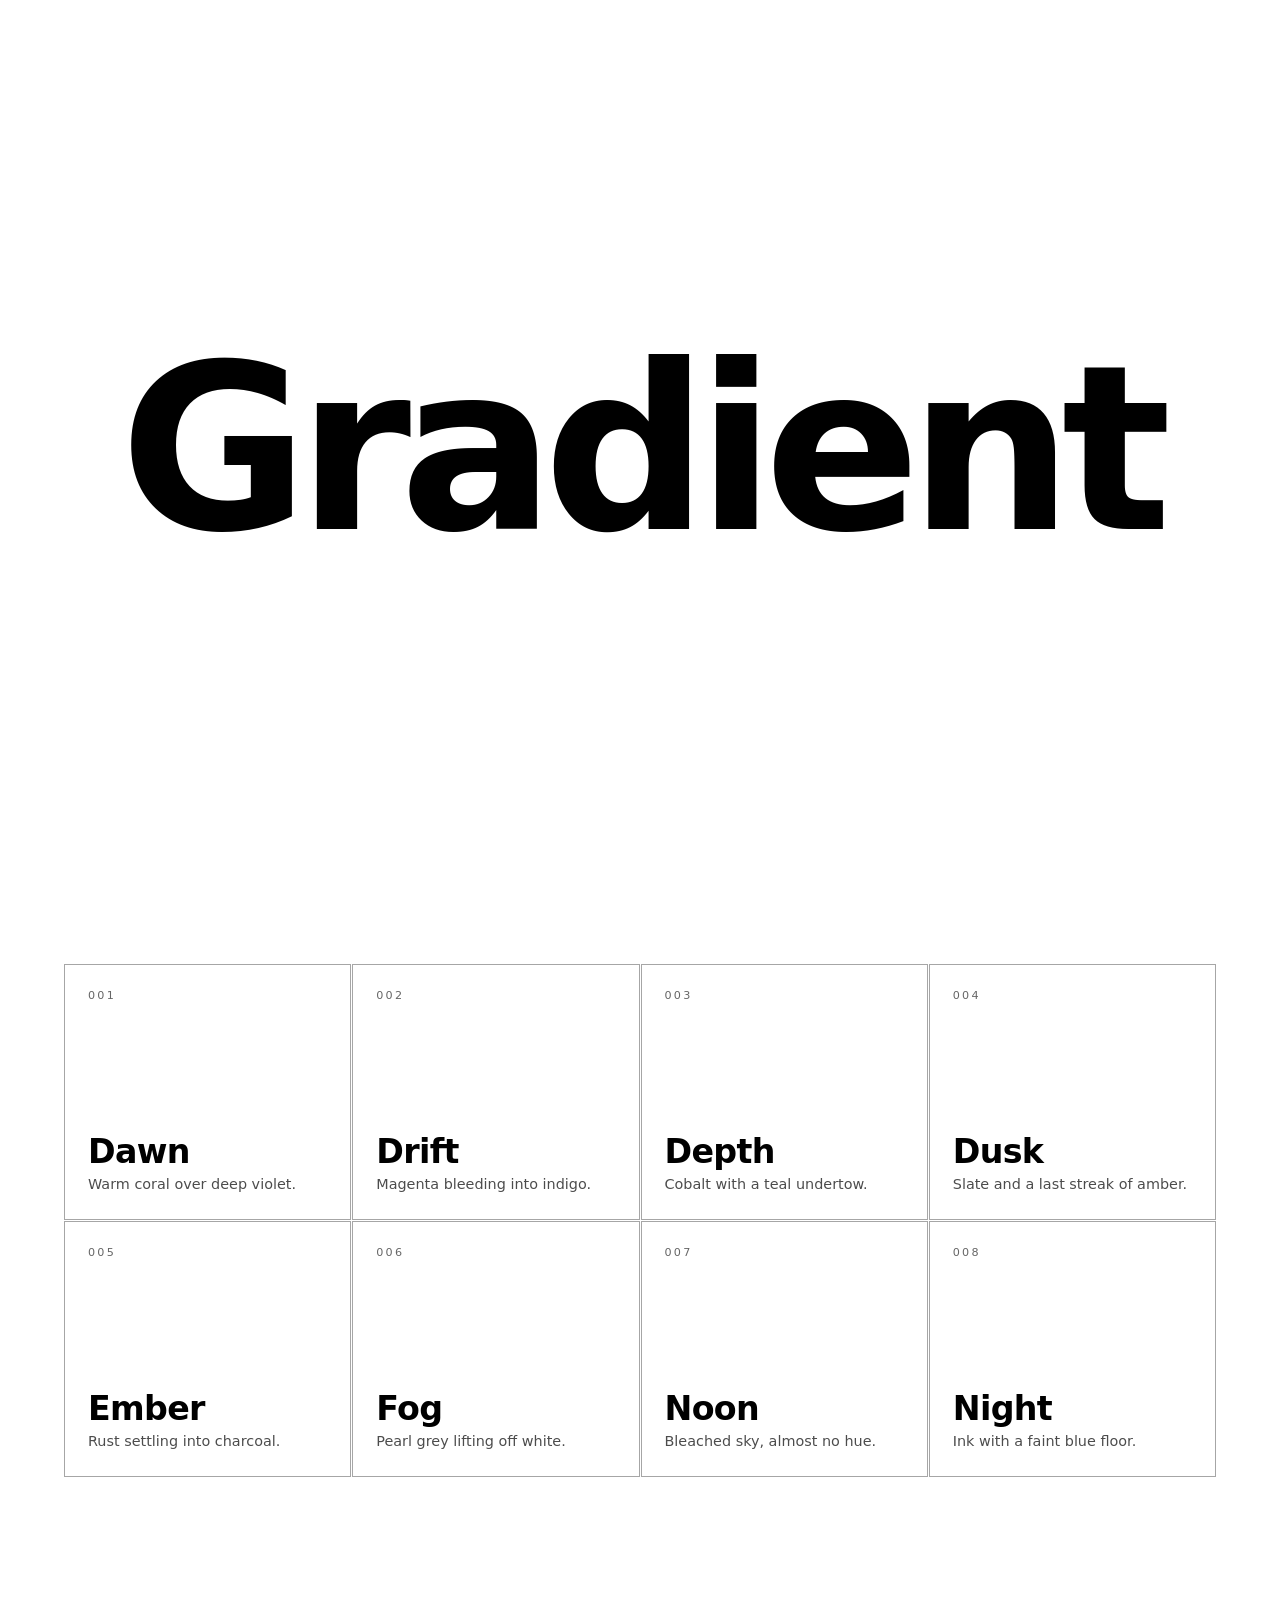
<file: index.html>
<!DOCTYPE html>
<html lang="en">
<head>
<meta charset="utf-8">
<meta name="viewport" content="width=device-width, initial-scale=1">
<title>Gradient Scroll</title>
<link rel="stylesheet" href="styles.css">
</head>
<body>

<div class="backdrop" aria-hidden="true"></div>

<header class="hero">
  <h1>Gradient</h1>
</header>

<main class="catalog" aria-label="Catalog">
  <article class="item">
    <span class="no">001</span>
    <h2>Dawn</h2>
    <p>Warm coral over deep violet.</p>
  </article>
  <article class="item">
    <span class="no">002</span>
    <h2>Drift</h2>
    <p>Magenta bleeding into indigo.</p>
  </article>
  <article class="item">
    <span class="no">003</span>
    <h2>Depth</h2>
    <p>Cobalt with a teal undertow.</p>
  </article>
  <article class="item">
    <span class="no">004</span>
    <h2>Dusk</h2>
    <p>Slate and a last streak of amber.</p>
  </article>
  <article class="item">
    <span class="no">005</span>
    <h2>Ember</h2>
    <p>Rust settling into charcoal.</p>
  </article>
  <article class="item">
    <span class="no">006</span>
    <h2>Fog</h2>
    <p>Pearl grey lifting off white.</p>
  </article>
  <article class="item">
    <span class="no">007</span>
    <h2>Noon</h2>
    <p>Bleached sky, almost no hue.</p>
  </article>
  <article class="item">
    <span class="no">008</span>
    <h2>Night</h2>
    <p>Ink with a faint blue floor.</p>
  </article>
</main>

</body>
</html>
</file>
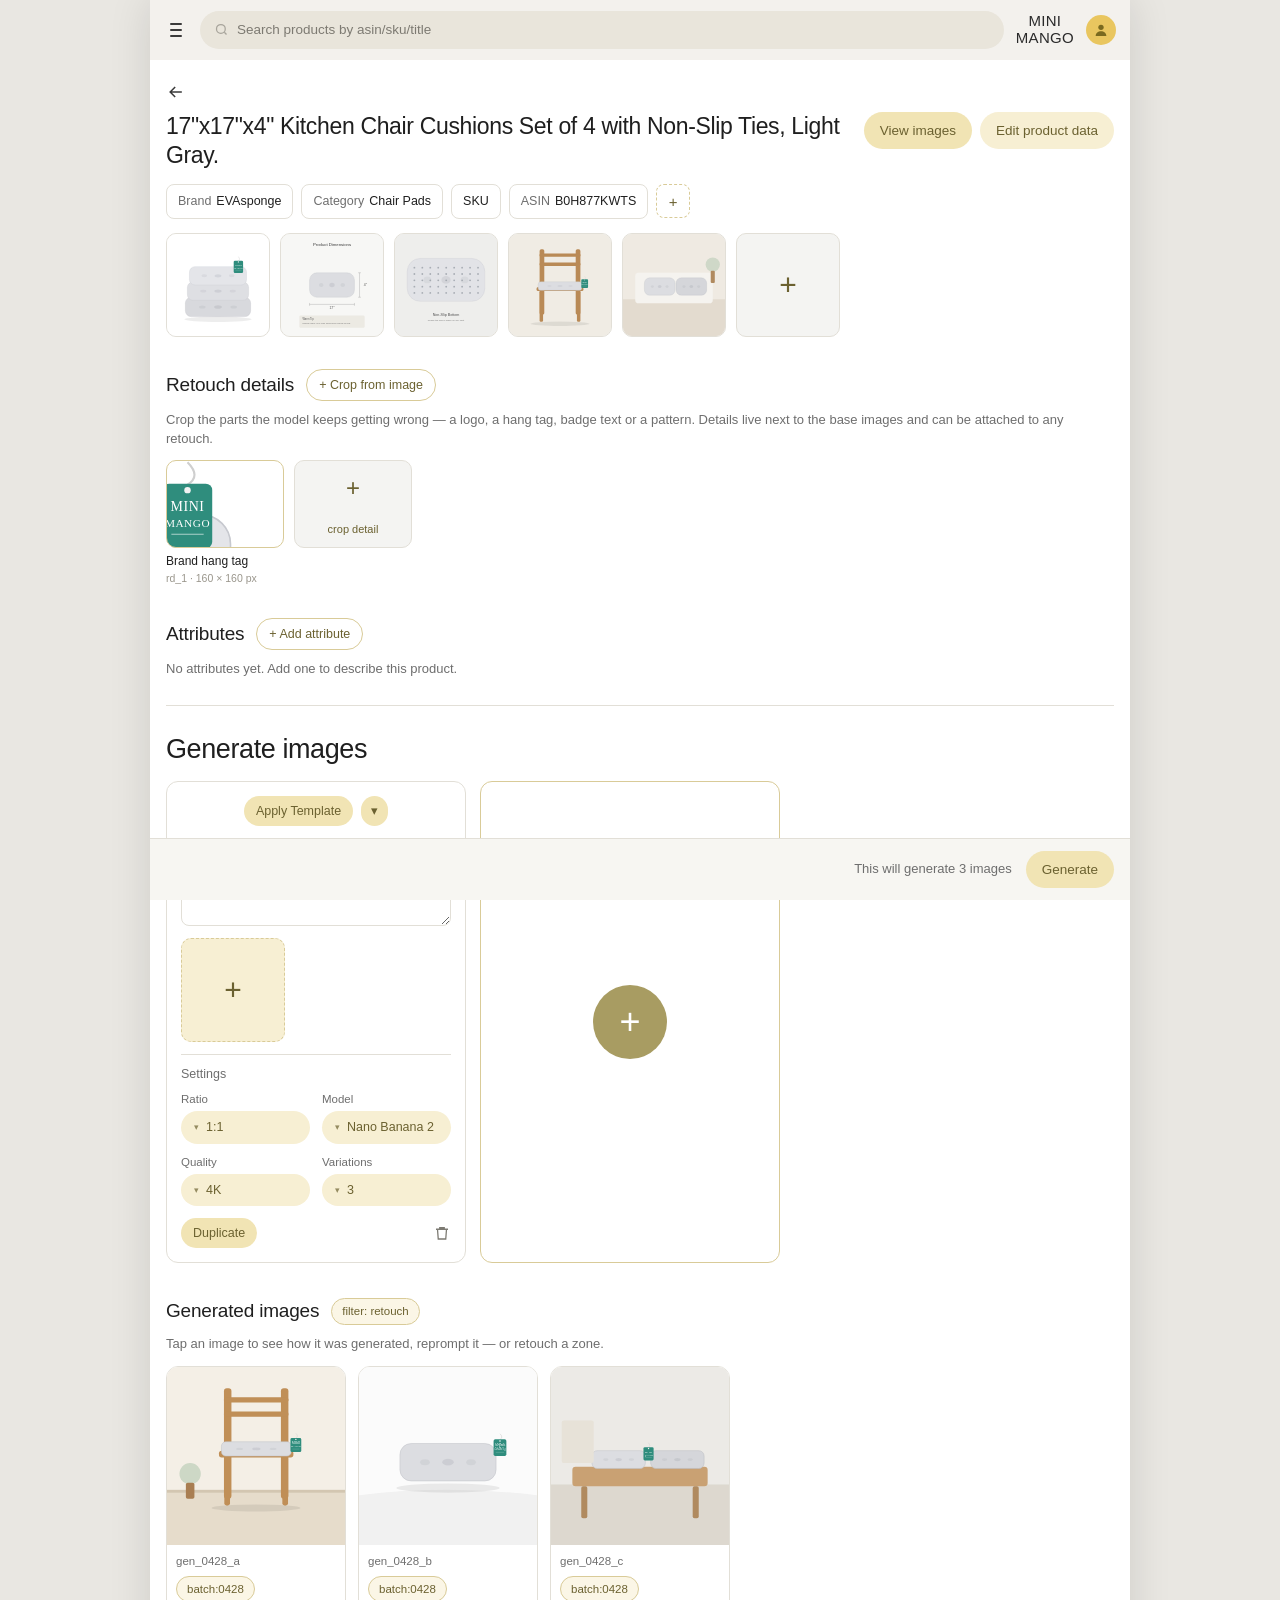
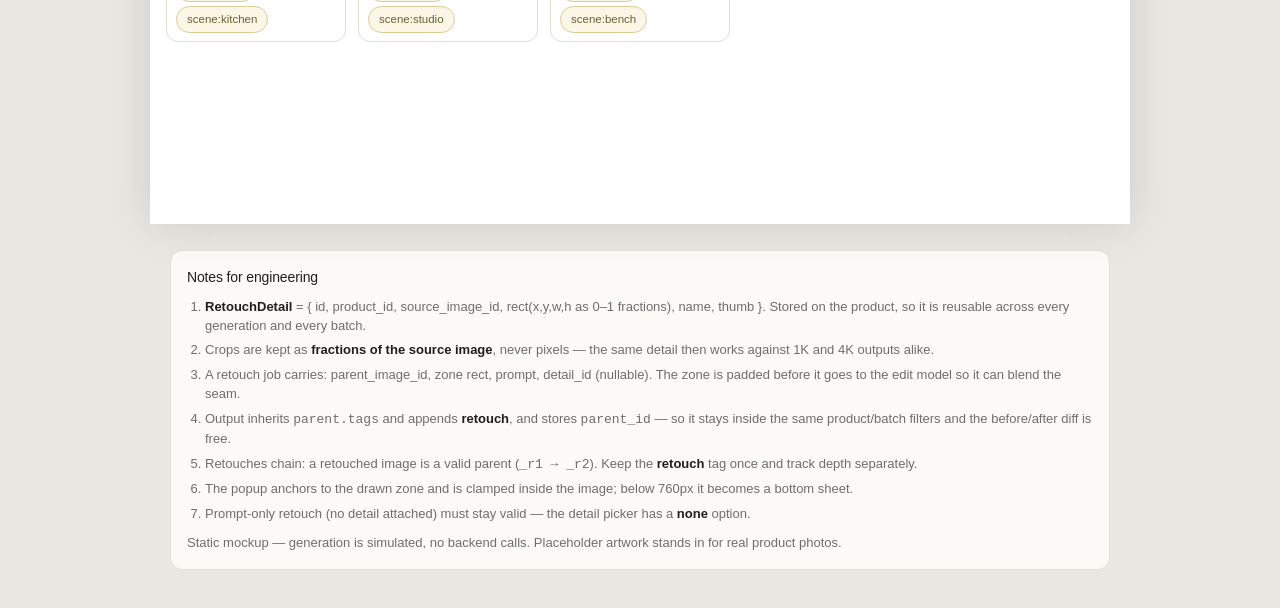
<file: mockups/retoucher-flow.html>
<!doctype html>
<html lang="en">
<head>
<meta charset="utf-8">
<meta name="viewport" content="width=device-width, initial-scale=1">
<title>MiniMango Studio — Retoucher flow mockup</title>
<style>
  :root{
    --bg:#ffffff;
    --appbar:#f3f1ed;
    --field:#e9e5db;
    --cream:#f1e4b4;        /* primary pill fill */
    --cream-soft:#f7efd3;   /* secondary fill */
    --cream-faint:#fbf6e6;
    --khaki:#a89c62;        /* circular add button */
    --olive:#6b6130;        /* text on cream */
    --olive-line:#d9cb98;   /* dashed borders */
    --line:#e2dfd7;
    --ink:#1f1f1f;
    --muted:#6e6e6e;
    --faint:#9a968c;
    --teal:#2f8d7d;
    --radius:12px;
    --font:-apple-system,BlinkMacSystemFont,"Segoe UI",Roboto,Helvetica,Arial,sans-serif;
  }
  *{box-sizing:border-box}
  html,body{margin:0;padding:0}
  body{background:#e9e7e2;color:var(--ink);font-family:var(--font);font-size:15px;line-height:1.45;-webkit-font-smoothing:antialiased}
  button{font:inherit;color:inherit;cursor:pointer;border:none;background:none}
  h1,h2,h3,h4{margin:0;font-weight:400;letter-spacing:-.01em}

  /* device / app shell */
  .app{max-width:520px;margin:0 auto;background:var(--bg);min-height:100vh;position:relative;box-shadow:0 0 40px rgba(0,0,0,.12)}
  @media(min-width:1100px){.app{max-width:980px}}

  /* ---------- app bar ---------- */
  .appbar{position:sticky;top:0;z-index:50;background:var(--appbar);display:flex;align-items:center;gap:12px;padding:11px 14px}
  .burger{width:24px;height:24px;display:grid;gap:4px;align-content:center;flex:none}
  .burger i{display:block;height:2px;background:#3a3a3a;border-radius:2px}
  .search{flex:1;min-width:0;display:flex;align-items:center;gap:8px;background:var(--field);border-radius:999px;padding:9px 14px;color:#7d7a72;font-size:13.5px}
  .search svg{flex:none;opacity:.6}
  .brand{text-align:center;font-size:15px;line-height:1.1;letter-spacing:.02em;color:#2a2a2a;flex:none}
  .avatar{width:30px;height:30px;border-radius:50%;background:#e9c65f;flex:none;display:grid;place-items:center}
  @media(max-width:560px){.brand{font-size:14px}}

  /* ---------- generic bits ---------- */
  .page{padding:16px 16px 120px}
  .backrow{display:flex;align-items:center;gap:10px;color:#3a3a3a;padding:6px 0 10px}
  .title{font-size:23px;line-height:1.28;letter-spacing:-.015em}
  .titlerow{display:flex;gap:12px;align-items:flex-start;flex-wrap:wrap}
  .titlerow .title{flex:1;min-width:220px}

  .pill{display:inline-flex;align-items:center;gap:6px;background:var(--cream);color:var(--olive);border-radius:999px;padding:9px 16px;font-size:13.5px;white-space:nowrap;transition:.15s}
  .pill:hover{filter:brightness(.97)}
  .pill.soft{background:var(--cream-soft)}
  .pill.outline{background:transparent;border:1px solid var(--olive-line)}
  .pill.sm{padding:6px 12px;font-size:12.5px}
  .pill:disabled{opacity:.5;cursor:default}
  .pill.dark{background:var(--khaki);color:#fff}

  .chips{display:flex;flex-wrap:wrap;gap:8px;margin:14px 0}
  .chip{border:1px solid var(--line);border-radius:8px;padding:7px 11px;font-size:12.5px;color:var(--ink);background:#fff;white-space:nowrap}
  .chip b{font-weight:400;color:var(--muted);margin-right:5px}
  .chip.tag{border-radius:999px;background:var(--cream-faint);border-color:var(--olive-line);color:var(--olive);font-size:11.5px;padding:4px 10px}
  .chip.tag.retouch{background:var(--cream);border-color:#c9b877;font-weight:600;color:#5a5122}
  .chip.tag.isnew{animation:pop .45s ease}
  @keyframes pop{from{transform:scale(.7);opacity:0}}
  .plus-chip{width:34px;height:34px;border:1px dashed var(--olive-line);border-radius:8px;display:grid;place-items:center;color:var(--olive);background:#fff}

  .strip{display:flex;gap:10px;overflow-x:auto;padding-bottom:6px;scrollbar-width:thin}
  .strip img,.strip .tile{width:104px;height:104px;flex:none;border-radius:10px;object-fit:cover;background:#f4f4f2;border:1px solid var(--line)}
  .tile{display:grid;place-items:center;background:var(--cream-soft);border:1.5px dashed var(--olive-line);color:var(--olive);font-size:30px;font-weight:300;cursor:pointer}
  .tile:hover{background:var(--cream)}
  .strip img{cursor:pointer;transition:.15s}
  .strip img:hover{border-color:var(--olive-line)}

  .sec{margin-top:26px}
  .sechead{display:flex;align-items:center;gap:12px;flex-wrap:wrap;margin-bottom:10px}
  .sechead h3{font-size:19px}
  .note{color:var(--muted);font-size:13px;margin:0 0 12px}
  hr{border:none;border-top:1px solid var(--line);margin:26px 0}

  /* ---------- retouch detail cards ---------- */
  .detail{width:118px;flex:none;cursor:default}
  .detail .crop-thumb{width:118px;height:88px;border-radius:10px;border:1px solid var(--olive-line);background-repeat:no-repeat;background-color:#fff;position:relative}
  .detail .dname{font-size:12px;margin-top:5px;white-space:nowrap;overflow:hidden;text-overflow:ellipsis;color:var(--ink)}
  .detail .dsub{font-size:10.5px;color:var(--faint)}
  .detail .del{position:absolute;top:4px;right:4px;width:20px;height:20px;border-radius:50%;background:rgba(255,255,255,.92);border:1px solid var(--line);display:grid;place-items:center;font-size:11px;color:var(--muted);opacity:0;transition:.15s}
  .detail:hover .del{opacity:1}
  .detail .crop-thumb.tall{height:88px}
  .tile.detail-tile{width:118px;height:88px;border-radius:10px;font-size:24px;flex-direction:column}
  .tile.detail-tile small{font-size:11px;font-weight:400}

  /* ---------- generation cards ---------- */
  .gencards{display:flex;gap:14px;overflow-x:auto;padding-bottom:8px;align-items:stretch}
  .gencard{width:300px;flex:none;border:1px solid var(--line);border-radius:var(--radius);padding:14px;background:#fff;display:flex;flex-direction:column;gap:12px}
  .gencard .toprow{display:flex;gap:8px;justify-content:center}
  textarea{width:100%;min-height:88px;resize:vertical;border:1px solid var(--line);border-radius:8px;padding:10px 11px;font:inherit;font-size:14px;color:var(--ink);background:#fff}
  textarea::placeholder{color:#a5a29a}
  textarea:focus{outline:none;border-color:var(--olive-line)}
  .settings{border-top:1px solid var(--line);padding-top:10px}
  .settings .lab{font-size:12.5px;color:var(--muted);margin-bottom:8px}
  .grid2{display:grid;grid-template-columns:1fr 1fr;gap:10px 12px}
  .fieldlab{font-size:11.5px;color:var(--muted);margin-bottom:4px}
  .sel{display:flex;align-items:center;gap:7px;background:var(--cream-soft);border-radius:999px;padding:7px 13px;font-size:12.5px;color:var(--olive);width:100%}
  .sel .car{font-size:9px;opacity:.7}
  .addcard{width:300px;flex:none;border:1px solid var(--olive-line);border-radius:var(--radius);display:grid;place-items:center;min-height:320px;background:#fff}
  .addcard .circ{width:74px;height:74px;border-radius:50%;background:var(--khaki);color:#fff;font-size:36px;font-weight:300;display:grid;place-items:center}

  /* ---------- generated results grid ---------- */
  .results{display:grid;grid-template-columns:repeat(auto-fill,minmax(150px,1fr));gap:12px}
  .rcard{border:1px solid var(--line);border-radius:var(--radius);overflow:hidden;background:#fff;cursor:pointer;transition:.15s}
  .rcard:hover{border-color:var(--olive-line);transform:translateY(-1px)}
  .rcard img{display:block;width:100%;aspect-ratio:1/1;object-fit:cover;background:#faf9f7}
  .rcard .rm{padding:8px 9px;display:flex;flex-wrap:wrap;gap:4px}
  .rcard .rid{width:100%;font-size:11.5px;color:var(--muted);margin-bottom:2px}
  .rcard.fresh{border-color:#c9b877;box-shadow:0 0 0 3px rgba(241,228,180,.55)}

  /* ---------- bottom bar ---------- */
  .bottombar{position:sticky;bottom:0;background:#f7f6f2;border-top:1px solid var(--line);display:flex;align-items:center;justify-content:flex-end;gap:14px;padding:12px 16px;font-size:13px;color:var(--muted);z-index:40}

  /* ---------- modal / detail view ---------- */
  .scrim{position:fixed;inset:0;background:rgba(60,58,52,.55);z-index:60;display:none;overflow:auto;padding:22px 12px}
  .scrim.on{display:block}
  .sheet{max-width:960px;margin:0 auto;background:#fff;border-radius:18px;overflow:hidden;min-height:70vh}
  .sheethead{background:#f7f6f2;border-bottom:1px solid var(--line);padding:14px 18px;display:flex;align-items:center;gap:10px;position:sticky;top:0;z-index:5}
  .sheetbody{display:grid;grid-template-columns:300px 1fr;gap:24px;padding:20px}
  @media(max-width:760px){.sheetbody{grid-template-columns:1fr;padding:14px}}

  .imgpane{background:var(--cream);border-radius:14px;padding:0;overflow:hidden;position:relative;align-self:start}
  .stage{position:relative;overflow:hidden;touch-action:none;user-select:none;background:#fff}
  .stage img{display:block;width:100%;aspect-ratio:1/1;object-fit:cover;pointer-events:none}
  .stage.arm{cursor:crosshair}
  .stage.arm::after{content:"";position:absolute;inset:0;box-shadow:inset 0 0 0 2px var(--khaki);pointer-events:none;animation:blink 1.8s ease-in-out infinite}
  @keyframes blink{50%{box-shadow:inset 0 0 0 2px rgba(168,156,98,.3)}}
  .crop{position:absolute;border:1.5px solid #fff;box-shadow:0 0 0 9999px rgba(40,38,32,.5);display:none}
  .crop.on{display:block}
  .crop i{position:absolute;width:9px;height:9px;background:#fff;border-radius:2px;box-shadow:0 0 0 1px rgba(0,0,0,.15)}
  .crop i:nth-of-type(1){left:-5px;top:-5px}.crop i:nth-of-type(2){right:-5px;top:-5px}
  .crop i:nth-of-type(3){left:-5px;bottom:-5px}.crop i:nth-of-type(4){right:-5px;bottom:-5px}
  .crop .dims{position:absolute;left:0;bottom:-24px;font-size:10.5px;color:#fff;background:rgba(40,38,32,.75);padding:2px 7px;border-radius:5px;white-space:nowrap}
  .stagetip{position:absolute;left:50%;bottom:12px;transform:translateX(-50%);background:rgba(40,38,32,.8);color:#fff;font-size:11.5px;padding:5px 11px;border-radius:999px;pointer-events:none;white-space:nowrap}
  .imgpane .cap{padding:9px 12px;font-size:11.5px;color:var(--olive);display:flex;align-items:center;gap:8px}

  .meta h4{font-size:14px;color:var(--muted);margin-bottom:12px}
  .meta .lbl{font-size:14px;margin-top:14px}
  .meta .val{font-size:14px;color:#2b2b2b;margin-top:4px}
  .meta .subtle{color:var(--muted);font-size:12.5px}
  .metarow{display:flex;gap:14px;flex-wrap:wrap;margin-top:12px}
  .metarow .fieldlab{margin-bottom:5px}

  /* retouch popover */
  .pop{position:absolute;z-index:20;width:272px;background:#fff;border:1px solid var(--line);border-radius:14px;box-shadow:0 16px 40px rgba(0,0,0,.22);display:none;overflow:hidden}
  .pop.on{display:block;animation:pop .16s ease}
  .pop .ph{padding:10px 13px;border-bottom:1px solid var(--line);background:var(--cream-faint);display:flex;align-items:center;gap:8px}
  .pop .ph h4{font-size:13.5px;color:var(--olive)}
  .pop .ph .d{margin-left:auto;font-size:10.5px;color:var(--faint)}
  .pop .pb{padding:12px;display:flex;flex-direction:column;gap:11px}
  .pop textarea{min-height:62px;font-size:13px}
  .picker{display:flex;gap:8px;overflow-x:auto;padding-bottom:3px}
  .pick{flex:none;width:74px;text-align:center;cursor:pointer}
  .pick .crop-thumb{width:74px;height:56px;border-radius:8px;border:1px solid var(--line);background-repeat:no-repeat;background-color:#fff;transition:.15s}
  .pick .none{width:74px;height:56px;border-radius:8px;border:1px dashed var(--olive-line);display:grid;place-items:center;color:var(--faint);font-size:11px}
  .pick span{display:block;font-size:10px;color:var(--faint);margin-top:4px;white-space:nowrap;overflow:hidden;text-overflow:ellipsis}
  .pick[data-sel="1"] .crop-thumb,.pick[data-sel="1"] .none{border-color:var(--khaki);box-shadow:0 0 0 2px rgba(168,156,98,.28)}
  .pick[data-sel="1"] span{color:var(--olive)}
  .pop .pf{display:flex;gap:8px;padding:11px 12px;border-top:1px solid var(--line);background:#fbfaf7}
  .pop .pf .pill{flex:1;justify-content:center}

  /* on narrow screens the popup becomes a bottom sheet so it never covers the zone */
  @media(max-width:760px){
    .pop{position:fixed;left:0 !important;right:0;top:auto !important;bottom:0;width:100%;
         border-radius:16px 16px 0 0;box-shadow:0 -10px 40px rgba(0,0,0,.25);z-index:70}
    .pop.on{animation:sheetup .2s ease}
    .pop .picker{padding-bottom:2px}
  }
  @keyframes sheetup{from{transform:translateY(30px);opacity:0}}

  .loading{position:absolute;inset:0;background:rgba(255,255,255,.86);display:none;place-items:center;align-content:center;gap:10px;z-index:15}
  .loading.on{display:grid}
  .spin{width:26px;height:26px;border:2.5px solid var(--cream);border-top-color:var(--khaki);border-radius:50%;animation:sp .8s linear infinite}
  @keyframes sp{to{transform:rotate(360deg)}}
  .loading span{font-size:12.5px;color:var(--olive)}

  .ba{display:grid;grid-template-columns:1fr 1fr;gap:12px;margin-top:12px}
  .ba figure{margin:0}
  .ba figcaption{font-size:11.5px;color:var(--muted);margin-bottom:6px;display:flex;gap:6px;align-items:center}
  .ba .fr{position:relative;border:1px solid var(--line);border-radius:10px;overflow:hidden}
  .ba img{display:block;width:100%;aspect-ratio:1/1;object-fit:cover}
  .zonebox{position:absolute;border:1.5px dashed #d8a13a;border-radius:3px;box-shadow:0 0 0 9999px rgba(255,255,255,.35)}

  .hidden{display:none !important}
  .spec{margin:26px 16px 40px;max-width:940px;border:1px solid var(--line);border-radius:var(--radius);background:#fbfaf7;padding:16px}
  .spec h4{font-size:14px;margin-bottom:10px}
  .spec ol{margin:0;padding-left:18px;color:var(--muted);font-size:13px}
  .spec li{margin-bottom:6px}
  .spec b{color:var(--ink);font-weight:600}
  @media(min-width:1100px){.spec{margin-left:auto;margin-right:auto}}
</style>
</head>
<body>

<div class="app">

  <!-- ================= APP BAR ================= -->
  <div class="appbar">
    <button class="burger" aria-label="Menu"><i></i><i></i><i></i></button>
    <div class="search">
      <svg width="15" height="15" viewBox="0 0 24 24" fill="none" stroke="currentColor" stroke-width="2"><circle cx="11" cy="11" r="7"/><path d="M20 20l-3.5-3.5"/></svg>
      Search products by asin/sku/title
    </div>
    <div class="brand">MINI<br>MANGO</div>
    <div class="avatar"><svg width="16" height="16" viewBox="0 0 24 24" fill="#7a6a1f"><circle cx="12" cy="8" r="4"/><path d="M4 21c0-4.4 3.6-7 8-7s8 2.6 8 7z"/></svg></div>
  </div>

  <!-- ================= PRODUCT PAGE ================= -->
  <div class="page" id="product">
    <div class="backrow">
      <svg width="20" height="20" viewBox="0 0 24 24" fill="none" stroke="currentColor" stroke-width="1.8"><path d="M19 12H5M11 6l-6 6 6 6"/></svg>
    </div>

    <div class="titlerow">
      <h1 class="title">17"x17"x4" Kitchen Chair Cushions Set of 4 with Non-Slip Ties, Light Gray.</h1>
      <div style="display:flex;gap:8px">
        <button class="pill">View images</button>
        <button class="pill soft">Edit product data</button>
      </div>
    </div>

    <div class="chips">
      <span class="chip"><b>Brand</b>EVAsponge</span>
      <span class="chip"><b>Category</b>Chair Pads</span>
      <span class="chip">SKU</span>
      <span class="chip"><b>ASIN</b>B0H877KWTS</span>
      <span class="plus-chip">+</span>
    </div>

    <!-- base images -->
    <div class="strip" id="baseStrip"></div>

    <!-- ============ NEW: RETOUCH DETAILS ============ -->
    <div class="sec">
      <div class="sechead">
        <h3>Retouch details</h3>
        <button class="pill outline sm" id="openCrop">+ Crop from image</button>
      </div>
      <p class="note">Crop the parts the model keeps getting wrong — a logo, a hang tag, badge text or a pattern. Details live next to the base images and can be attached to any retouch.</p>
      <div class="strip" id="detailStrip"></div>
    </div>

    <div class="sec">
      <div class="sechead"><h3>Attributes</h3><button class="pill outline sm">+ Add attribute</button></div>
      <p class="note">No attributes yet. Add one to describe this product.</p>
    </div>

    <hr>

    <h2 class="title" style="font-size:27px;margin-bottom:14px">Generate images</h2>
    <div class="gencards">
      <div class="gencard">
        <div class="toprow">
          <button class="pill sm">Apply Template</button>
          <button class="pill sm" style="padding:6px 10px">▾</button>
        </div>
        <textarea placeholder="Your idea goes here">create a white studio image for this product</textarea>
        <div class="tile" style="width:104px;height:104px;border-radius:10px">+</div>
        <div class="settings">
          <div class="lab">Settings</div>
          <div class="grid2">
            <div><div class="fieldlab">Ratio</div><div class="sel"><span class="car">▾</span>1:1</div></div>
            <div><div class="fieldlab">Model</div><div class="sel"><span class="car">▾</span>Nano Banana 2</div></div>
            <div><div class="fieldlab">Quality</div><div class="sel"><span class="car">▾</span>4K</div></div>
            <div><div class="fieldlab">Variations</div><div class="sel"><span class="car">▾</span>3</div></div>
          </div>
        </div>
        <div style="display:flex;align-items:center;justify-content:space-between">
          <button class="pill sm">Duplicate</button>
          <svg width="18" height="18" viewBox="0 0 24 24" fill="none" stroke="#7c7a72" stroke-width="1.7"><path d="M4 7h16M9 7V5h6v2M6 7l1 13h10l1-13"/></svg>
        </div>
      </div>
      <div class="addcard"><div class="circ">+</div></div>
    </div>

    <!-- generated results -->
    <div class="sec">
      <div class="sechead">
        <h3>Generated images</h3>
        <span class="chip tag" id="filterTag" style="cursor:pointer">filter: retouch</span>
      </div>
      <p class="note">Tap an image to see how it was generated, reprompt it — or retouch a zone.</p>
      <div class="results" id="results"></div>
    </div>
  </div>

  <div class="bottombar">
    <span id="genCount">This will generate 3 images</span>
    <button class="pill">Generate</button>
  </div>
</div>

<!-- ================= IMAGE DETAIL SHEET ================= -->
<div class="scrim" id="detailSheet">
  <div class="sheet">
    <div class="sheethead">
      <button class="pill soft sm" id="sheetBack">← Back</button>
      <span class="subtle" style="color:var(--muted);font-size:12.5px" id="sheetId"></span>
    </div>
    <div class="sheetbody">

      <!-- left: image + crop stage -->
      <div>
        <div class="imgpane">
          <div class="stage" id="stage">
            <img id="stageImg" alt="Generated image">
            <div class="crop" id="crop"><i></i><i></i><i></i><i></i><div class="dims" id="cropDims"></div></div>
            <div class="stagetip hidden" id="stageTip">Drag over the area you want to retouch</div>
            <div class="loading" id="loading"><div class="spin"></div><span id="loadTxt">Generating retouch…</span></div>

            <!-- small retouch popup -->
            <div class="pop" id="pop">
              <div class="ph"><h4>Retouch this zone</h4><span class="d" id="popDims"></span></div>
              <div class="pb">
                <div>
                  <div class="fieldlab">Prompt</div>
                  <textarea id="popPrompt" placeholder="e.g. redraw the hang tag with the exact brand logo, keep the fabric texture and lighting"></textarea>
                </div>
                <div>
                  <div class="fieldlab">Retouch image</div>
                  <div class="picker" id="picker"></div>
                </div>
              </div>
              <div class="pf">
                <button class="pill soft sm" id="popCancel">Cancel</button>
                <button class="pill sm" id="popGo">Retouch</button>
              </div>
            </div>
          </div>
          <div class="cap" id="stageCap">Nano Banana 2 · 1K · 1:1</div>
        </div>
      </div>

      <!-- right: meta -->
      <div class="meta">
        <h4>How this image was generated</h4>
        <div class="lbl">Prompt</div>
        <div class="val" id="mPrompt">create a white studio image for this product</div>
        <div class="lbl">Setting used:</div>
        <div class="val">N/A <span class="subtle" style="margin-left:6px">Edit Template</span></div>
        <div class="metarow">
          <div><div class="fieldlab">Ratio</div><span class="chip tag">1:1</span></div>
          <div><div class="fieldlab">Quality</div><span class="chip tag">1K</span></div>
          <div><div class="fieldlab">Model</div><span class="chip tag">Nano Banana 2</span></div>
        </div>
        <div style="margin-top:14px"><div class="fieldlab">Tags</div><div class="chips" id="mTags" style="margin:6px 0 0"></div></div>

        <hr>

        <!-- ============ NEW: RETOUCH SECTION ============ -->
        <div id="retouchBlock">
          <div class="lbl" style="margin-top:0">Retouch this image</div>
          <p class="note" style="margin-top:6px">Fix one zone instead of regenerating the whole image. Crop the area, describe the fix, and attach a retouch detail so the model copies it exactly.</p>
          <div style="display:flex;gap:8px;flex-wrap:wrap">
            <button class="pill" id="btnRetouch">✦ Retouch a zone</button>
            <button class="pill soft sm" id="btnAutoZone">Select the hang tag</button>
          </div>
        </div>

        <!-- result block -->
        <div id="resultBlock" class="hidden">
          <div class="lbl" style="margin-top:0">Retouch result</div>
          <div class="ba">
            <figure>
              <figcaption>parent</figcaption>
              <div class="fr"><img id="beforeImg" alt="Before"><div class="zonebox" id="zoneBox"></div></div>
            </figure>
            <figure>
              <figcaption><span class="chip tag retouch">retouch</span></figcaption>
              <div class="fr"><img id="afterImg" alt="After"></div>
            </figure>
          </div>
          <div class="val subtle" style="margin-top:10px" id="resultLineage"></div>
          <div class="fieldlab" style="margin-top:12px">Tags on the new image</div>
          <div class="chips" id="resultTags" style="margin:6px 0 0"></div>
          <div style="display:flex;gap:8px;flex-wrap:wrap;margin-top:14px">
            <button class="pill" id="btnKeep">Add to product</button>
            <button class="pill soft" id="btnAgain">✦ Retouch again</button>
          </div>
        </div>

        <hr>

        <div class="lbl" style="margin-top:0">Reprompt this image</div>
        <div class="metarow" style="margin-top:10px">
          <div><div class="fieldlab">Model</div><div class="sel" style="width:auto">Nano Banana 2 <span class="car">▾</span></div></div>
          <div><div class="fieldlab">Quality</div><div class="sel" style="width:auto">1K <span class="car">▾</span></div></div>
        </div>
        <textarea style="margin-top:12px" placeholder="RePrompt"></textarea>
        <div style="display:flex;justify-content:flex-end;margin-top:10px"><button class="pill soft" disabled>Reprompt</button></div>
      </div>
    </div>
  </div>
</div>

<!-- ================= CROP-A-DETAIL SHEET ================= -->
<div class="scrim" id="cropSheet">
  <div class="sheet" style="max-width:720px">
    <div class="sheethead">
      <button class="pill soft sm" id="cropBack">← Back</button>
      <span style="color:var(--muted);font-size:12.5px">New retouch detail</span>
    </div>
    <div class="sheetbody" style="grid-template-columns:1fr">
      <div>
        <p class="note">Pick a base image, then drag a box around the element you want kept pixel-accurate.</p>
        <div class="strip" id="cropPicker" style="margin-bottom:14px"></div>
        <div class="imgpane" style="max-width:420px">
          <div class="stage arm" id="cstage">
            <img id="cstageImg" alt="Base image">
            <div class="crop" id="ccrop"><i></i><i></i><i></i><i></i><div class="dims" id="ccropDims"></div></div>
            <div class="stagetip" id="cstageTip">Drag to crop a detail</div>
          </div>
        </div>
        <div style="display:flex;gap:10px;align-items:center;margin-top:14px;flex-wrap:wrap">
          <div>
            <div class="fieldlab">Detail name</div>
            <input id="cropName" value="Brand hang tag" style="border:1px solid var(--line);border-radius:8px;padding:8px 11px;font:inherit;font-size:14px;width:220px">
          </div>
          <button class="pill" id="cropSave" style="align-self:flex-end" disabled>Save retouch detail</button>
          <button class="pill soft sm" id="cropSuggest" style="align-self:flex-end">Suggest the tag area</button>
        </div>
      </div>
    </div>
  </div>
</div>

<div class="spec">
  <h4>Notes for engineering</h4>
  <ol>
    <li><b>RetouchDetail</b> = { id, product_id, source_image_id, rect(x,y,w,h as 0–1 fractions), name, thumb }. Stored on the product, so it is reusable across every generation and every batch.</li>
    <li>Crops are kept as <b>fractions of the source image</b>, never pixels — the same detail then works against 1K and 4K outputs alike.</li>
    <li>A retouch job carries: parent_image_id, zone rect, prompt, detail_id (nullable). The zone is padded before it goes to the edit model so it can blend the seam.</li>
    <li>Output inherits <code>parent.tags</code> and appends <b>retouch</b>, and stores <code>parent_id</code> — so it stays inside the same product/batch filters and the before/after diff is free.</li>
    <li>Retouches chain: a retouched image is a valid parent (<code>_r1 → _r2</code>). Keep the <b>retouch</b> tag once and track depth separately.</li>
    <li>The popup anchors to the drawn zone and is clamped inside the image; below 760px it becomes a bottom sheet.</li>
    <li>Prompt-only retouch (no detail attached) must stay valid — the detail picker has a <b>none</b> option.</li>
  </ol>
  <p class="note" style="margin:10px 0 0">Static mockup — generation is simulated, no backend calls. Placeholder artwork stands in for real product photos.</p>
</div>

<script>
/* ============================================================
   Placeholder artwork — grey chair cushions with a branded
   hang tag. The tag is what the generator mangles, and what
   the Retoucher fixes.
=============================================================*/
function art({scene='stack', garbled=false}={}){
  const warp = garbled ? ' filter="url(#warp)"' : '';
  const tagText = garbled ? 'MIMI' : 'MINI';
  const tagText2 = garbled ? 'MANGD' : 'MANGO';

  const cushion = (x,y,w,h,f1,f2) => `
    <g>
      <rect x="${x}" y="${y}" width="${w}" height="${h}" rx="${h*0.30}" fill="${f1}"/>
      <rect x="${x}" y="${y}" width="${w}" height="${h}" rx="${h*0.30}" fill="none" stroke="${f2}" stroke-width="3"/>
      <ellipse cx="${x+w*0.5}" cy="${y+h*0.5}" rx="${w*0.06}" ry="${h*0.09}" fill="${f2}" opacity=".55"/>
      <ellipse cx="${x+w*0.26}" cy="${y+h*0.5}" rx="${w*0.05}" ry="${h*0.08}" fill="${f2}" opacity=".4"/>
      <ellipse cx="${x+w*0.74}" cy="${y+h*0.5}" rx="${w*0.05}" ry="${h*0.08}" fill="${f2}" opacity=".4"/>
    </g>`;

  /* branded hang tag — the retouch detail */
  const tag = (cx,cy,s=1) => `
    <g transform="translate(${cx},${cy}) scale(${s})">
      <path d="M0 -78 q26 26 0 42" fill="none" stroke="#cfcfcf" stroke-width="4"/>
      <rect x="-46" y="-38" width="92" height="120" rx="12" fill="#2f8d7d"/>
      <circle cx="0" cy="-26" r="6" fill="#f2f2f2"/>
      <g${warp} fill="#ffffff" font-family="Georgia,serif" text-anchor="middle">
        <text x="0" y="12" font-size="26" letter-spacing="1">${tagText}</text>
        <text x="0" y="42" font-size="21" letter-spacing="1">${tagText2}</text>
      </g>
      <line x1="-30" y1="56" x2="30" y2="56" stroke="#ffffff" stroke-opacity=".6" stroke-width="2"/>
    </g>`;

  const scenes = {
    /* base 1 — pack shot, carries the readable tag */
    stack: `<rect width="1000" height="1000" fill="#ffffff"/>
      ${cushion(180,620,640,190,'#d8d9dd','#bcbec4')}
      ${cushion(200,470,600,180,'#dedfe3','#c2c4ca')}
      ${cushion(220,320,560,180,'#e4e5e9','#c7c9cf')}
      ${tag(700,300,1)}
      <ellipse cx="500" cy="836" rx="330" ry="26" fill="#000" opacity=".07"/>`,

    /* base 2 — dimension infographic */
    dims: `<rect width="1000" height="1000" fill="#f7f7f5"/>
      <text x="500" y="120" text-anchor="middle" font-family="Helvetica" font-size="42" fill="#3a3a3a">Product Dimensions</text>
      ${cushion(280,380,440,240,'#dcdde1','#c0c2c8')}
      <g stroke="#8a8a8a" stroke-width="3" fill="none">
        <path d="M280 690 h440"/><path d="M280 676 v28"/><path d="M720 676 v28"/>
        <path d="M770 380 v240"/><path d="M756 380 h28"/><path d="M756 620 h28"/>
      </g>
      <text x="500" y="740" text-anchor="middle" font-family="Helvetica" font-size="34" fill="#555">17"</text>
      <text x="812" y="510" font-family="Helvetica" font-size="34" fill="#555">4"</text>
      <rect x="180" y="800" width="640" height="120" rx="12" fill="#eceae3"/>
      <text x="210" y="845" font-family="Helvetica" font-size="26" fill="#5c5c5c">Warm Tip</text>
      <text x="210" y="885" font-family="Helvetica" font-size="21" fill="#7a7a7a">Double-check your chair dimensions before buying.</text>`,

    /* base 3 — non-slip bottom close-up */
    grip: `<rect width="1000" height="1000" fill="#eeeeec"/>
      ${cushion(120,240,760,420,'#e2e3e7','#c6c8ce')}
      <g fill="#9aa0a8" opacity=".8">
        ${Array.from({length:5},(_,r)=>Array.from({length:9},(_,c)=>
          `<circle cx="${190+c*78}" cy="${330+r*62}" r="9"/>`).join('')).join('')}
      </g>
      <text x="500" y="800" text-anchor="middle" font-family="Helvetica" font-size="36" fill="#4a4a4a">Non-Slip Bottom</text>
      <text x="500" y="850" text-anchor="middle" font-family="Helvetica" font-size="23" fill="#7c7c7c">Keeps the pad in place on any seat</text>`,

    /* base 4 — cushion on a wooden chair */
    chair: `<rect width="1000" height="1000" fill="#f0ece4"/>
      <g fill="#b98a56">
        <rect x="300" y="150" width="46" height="640" rx="16"/>
        <rect x="654" y="150" width="46" height="640" rx="16"/>
        <rect x="300" y="190" width="400" height="34" rx="14"/>
        <rect x="300" y="280" width="400" height="34" rx="14"/>
        <rect x="270" y="520" width="460" height="40" rx="16"/>
        <rect x="300" y="560" width="34" height="300" rx="12"/>
        <rect x="666" y="560" width="34" height="300" rx="12"/>
      </g>
      ${cushion(286,468,428,84,'#dcdde1','#c0c2c8')}
      ${tag(742,470,.72)}
      <ellipse cx="500" cy="880" rx="290" ry="22" fill="#000" opacity=".08"/>`,

    /* base 5 — lifestyle */
    sofa: `<rect width="1000" height="1000" fill="#efeae2"/>
      <rect x="0" y="640" width="1000" height="360" fill="#e3dbcf"/>
      <rect x="120" y="380" width="760" height="300" rx="34" fill="#f5f3ef"/>
      ${cushion(210,430,300,170,'#dcdde1','#c0c2c8')}
      ${cushion(520,430,300,170,'#d5d6da','#bbbdc3')}
      <circle cx="880" cy="300" r="70" fill="#cfd8c8"/>
      <rect x="860" y="360" width="40" height="120" rx="10" fill="#b08a5f"/>`,

    /* generated — kitchen scene, tag comes out garbled */
    kitchen: `<rect width="1000" height="1000" fill="#f4efe6"/>
      <rect x="0" y="700" width="1000" height="300" fill="#e6dccb"/>
      <rect x="0" y="690" width="1000" height="16" fill="#d3c6b1"/>
      <g fill="#c08f57">
        <rect x="320" y="120" width="42" height="620" rx="16"/>
        <rect x="640" y="120" width="42" height="620" rx="16"/>
        <rect x="320" y="170" width="362" height="30" rx="12"/>
        <rect x="320" y="250" width="362" height="30" rx="12"/>
        <rect x="292" y="470" width="418" height="38" rx="15"/>
        <rect x="322" y="508" width="32" height="270" rx="12"/>
        <rect x="648" y="508" width="32" height="270" rx="12"/>
      </g>
      ${cushion(306,420,392,80,'#dcdde1','#c0c2c8')}
      ${tag(724,424,.66)}
      <circle cx="130" cy="600" r="60" fill="#cdd8c6"/>
      <rect x="106" y="650" width="48" height="90" rx="10" fill="#a97e52"/>
      <ellipse cx="500" cy="792" rx="250" ry="20" fill="#000" opacity=".08"/>`,

    /* generated — white studio, tag garbled */
    studio: `<rect width="1000" height="1000" fill="#fbfbfb"/>
      <path d="M0 720 Q500 660 1000 720 L1000 1000 L0 1000Z" fill="#f1f1f1"/>
      ${cushion(230,430,540,210,'#dcdde1','#c0c2c8')}
      ${tag(792,436,.78)}
      <ellipse cx="500" cy="680" rx="290" ry="26" fill="#000" opacity=".07"/>`,

    /* generated — grey lifestyle bench, tag garbled */
    bench: `<rect width="1000" height="1000" fill="#eceae6"/>
      <rect x="0" y="660" width="1000" height="340" fill="#ddd8cf"/>
      <rect x="120" y="560" width="760" height="110" rx="18" fill="#c9a173"/>
      <rect x="170" y="670" width="34" height="180" rx="10" fill="#b08a5f"/>
      <rect x="796" y="670" width="34" height="180" rx="10" fill="#b08a5f"/>
      ${cushion(230,470,300,100,'#dcdde1','#c0c2c8')}
      ${cushion(560,470,300,100,'#d5d6da','#bbbdc3')}
      ${tag(548,474,.62)}
      <rect x="60" y="300" width="180" height="240" rx="12" fill="#e7e2d8"/>`
  };

  const svg = `<svg xmlns="http://www.w3.org/2000/svg" viewBox="0 0 1000 1000" width="1000" height="1000">
    <defs><filter id="warp">
      <feTurbulence type="turbulence" baseFrequency="0.09" numOctaves="2" seed="5" result="n"/>
      <feDisplacementMap in="SourceGraphic" in2="n" scale="11" xChannelSelector="R" yChannelSelector="G"/>
    </filter></defs>
    ${scenes[scene]}
  </svg>`;
  return 'data:image/svg+xml,' + encodeURIComponent(svg);
}

/* ---------------- data ---------------- */
const BASE_IMAGES = [
  {id:'img_1', name:'Main pack shot', src:art({scene:'stack'}),  tagZone:{x:.62,y:.22,w:.16,h:.16}},
  {id:'img_2', name:'Dimensions',     src:art({scene:'dims'})},
  {id:'img_3', name:'Non-slip bottom',src:art({scene:'grip'})},
  {id:'img_4', name:'On a chair',     src:art({scene:'chair'}),  tagZone:{x:.68,y:.40,w:.12,h:.12}},
  {id:'img_5', name:'Lifestyle',      src:art({scene:'sofa'})}
];

const PRODUCT_TAGS = ['product:B0H877KWTS','brand:EVAsponge','batch:0428'];

let IMAGES = [
  {id:'gen_0428_a', src:art({scene:'kitchen',garbled:true}), fixed:art({scene:'kitchen'}),
   prompt:'kitchen chair with the cushion, natural morning light', tags:[...PRODUCT_TAGS,'scene:kitchen'],
   zone:{x:.66,y:.36,w:.14,h:.13}},
  {id:'gen_0428_b', src:art({scene:'studio',garbled:true}), fixed:art({scene:'studio'}),
   prompt:'create a white studio image for this product', tags:[...PRODUCT_TAGS,'scene:studio'],
   zone:{x:.72,y:.38,w:.16,h:.15}},
  {id:'gen_0428_c', src:art({scene:'bench',garbled:true}), fixed:art({scene:'bench'}),
   prompt:'two cushions on a wooden bench, warm interior', tags:[...PRODUCT_TAGS,'scene:bench'],
   zone:{x:.48,y:.40,w:.12,h:.12}}
];

const state = {
  details:[{id:'rd_1', name:'Brand hang tag', src:BASE_IMAGES[0].src, rect:{...BASE_IMAGES[0].tagZone}}],
  detailId:'rd_1',
  current:null,      // image open in the sheet
  zone:null,
  prompt:'',
  cropSource:BASE_IMAGES[0],
  cropRect:null,
  result:null
};

/* ---------------- helpers ---------------- */
const $ = s => document.querySelector(s);
const px = r => `${Math.round(r.w*1000)} × ${Math.round(r.h*1000)} px`;
function thumbStyle(el, src, r){
  el.style.backgroundImage = `url("${src}")`;
  el.style.backgroundSize = `${100/r.w}% ${100/r.h}%`;
  el.style.backgroundPosition = `${r.w<1 ? (r.x/(1-r.w))*100 : 0}% ${r.h<1 ? (r.y/(1-r.h))*100 : 0}%`;
}
function placeRect(box, r){
  box.style.left=(r.x*100)+'%'; box.style.top=(r.y*100)+'%';
  box.style.width=(r.w*100)+'%'; box.style.height=(r.h*100)+'%';
}
function makeCropper(stage, box, dims, onDone){
  let start=null;
  const pt = e => {
    const b = stage.getBoundingClientRect();
    return {x:Math.min(Math.max((e.clientX-b.left)/b.width,0),1),
            y:Math.min(Math.max((e.clientY-b.top)/b.height,0),1)};
  };
  const draw = (a,b) => {
    const r={x:Math.min(a.x,b.x),y:Math.min(a.y,b.y),w:Math.abs(a.x-b.x),h:Math.abs(a.y-b.y)};
    placeRect(box,r); if(dims) dims.textContent = px(r); return r;
  };
  stage.addEventListener('pointerdown', e=>{
    /* never start a crop from inside the popup or the loading veil —
       pointer capture would otherwise steal the button's click */
    if(e.target.closest('.pop, .loading')) return;
    if(!stage.classList.contains('arm')) return;
    stage.setPointerCapture(e.pointerId); start=pt(e);
    box.classList.add('on'); draw(start,start);
  });
  stage.addEventListener('pointermove', e=>{ if(start) draw(start,pt(e)); });
  stage.addEventListener('pointerup', e=>{
    if(!start) return;
    const r = draw(start, pt(e)); start=null;
    if(r.w<.02||r.h<.02){ box.classList.remove('on'); onDone(null); } else onDone(r);
  });
}

/* ---------------- product page render ---------------- */
function renderBase(){
  const s = $('#baseStrip'); s.innerHTML='';
  BASE_IMAGES.forEach(b=>{
    const im=document.createElement('img'); im.src=b.src; im.alt=b.name; im.title=b.name+' — click to crop a retouch detail';
    im.onclick=()=>openCrop(b);
    s.appendChild(im);
  });
  const t=document.createElement('div'); t.className='tile'; t.textContent='+';
  s.appendChild(t);
}
function renderDetails(){
  const s=$('#detailStrip'); s.innerHTML='';
  state.details.forEach(d=>{
    const el=document.createElement('div'); el.className='detail';
    el.innerHTML=`<div class="crop-thumb"><button class="del" title="Remove">✕</button></div>
      <div class="dname">${d.name}</div><div class="dsub">${d.id} · ${px(d.rect)}</div>`;
    thumbStyle(el.querySelector('.crop-thumb'), d.src, d.rect);
    el.querySelector('.del').onclick=()=>{
      state.details=state.details.filter(x=>x.id!==d.id);
      if(state.detailId===d.id) state.detailId=state.details[0]?.id ?? null;
      renderDetails(); renderPicker();
    };
    s.appendChild(el);
  });
  const t=document.createElement('button');
  t.className='tile detail-tile'; t.innerHTML='+<small>crop detail</small>';
  t.onclick=()=>openCrop(BASE_IMAGES[0]);
  s.appendChild(t);
  if(!state.details.length){
    const p=document.createElement('div'); p.className='note';
    p.style.cssText='align-self:center;margin:0 0 0 4px';
    p.textContent='No retouch details yet.';
    s.appendChild(p);
  }
}
function renderResults(filter){
  const g=$('#results'); g.innerHTML='';
  IMAGES.filter(i=>!filter||i.tags.includes('retouch')).forEach(im=>{
    const c=document.createElement('div');
    c.className='rcard'+(im.fresh?' fresh':'');
    c.innerHTML=`<img src="${im.src}" alt="${im.id}">
      <div class="rm"><div class="rid">${im.id}</div>
      ${im.tags.filter(t=>!t.startsWith('product')&&!t.startsWith('brand')).map(t=>`<span class="chip tag ${t==='retouch'?'retouch':''}">${t}</span>`).join('')}</div>`;
    c.onclick=()=>openImage(im);
    g.appendChild(c);
  });
}
let filterOn=false;
$('#filterTag').onclick=()=>{
  filterOn=!filterOn;
  $('#filterTag').style.background = filterOn?'var(--cream)':'var(--cream-faint)';
  $('#filterTag').textContent = filterOn?'filter: retouch ✕':'filter: retouch';
  renderResults(filterOn);
};

/* ---------------- crop-a-detail sheet ---------------- */
const cstage=$('#cstage'), ccrop=$('#ccrop');
function openCrop(src){
  state.cropSource=src; state.cropRect=null;
  $('#cstageImg').src=src.src;
  ccrop.classList.remove('on');
  $('#cstageTip').classList.remove('hidden');
  $('#cropSave').disabled=true;
  $('#cropSuggest').style.display = src.tagZone ? '' : 'none';
  renderCropPicker();
  $('#cropSheet').classList.add('on');
}
function renderCropPicker(){
  const p=$('#cropPicker'); p.innerHTML='';
  BASE_IMAGES.forEach(b=>{
    const im=document.createElement('img'); im.src=b.src; im.alt=b.name;
    im.style.cssText='width:76px;height:76px';
    if(b.id===state.cropSource.id) im.style.borderColor='var(--khaki)', im.style.boxShadow='0 0 0 2px rgba(168,156,98,.3)';
    im.onclick=()=>openCrop(b);
    p.appendChild(im);
  });
}
makeCropper(cstage, ccrop, $('#ccropDims'), r=>{
  state.cropRect=r; $('#cropSave').disabled=!r;
  $('#cstageTip').classList.toggle('hidden', !!r);
});
$('#cropSuggest').onclick=()=>{
  const r=state.cropSource.tagZone; if(!r) return;
  ccrop.classList.add('on'); placeRect(ccrop,r); $('#ccropDims').textContent=px(r);
  state.cropRect={...r}; $('#cropSave').disabled=false; $('#cstageTip').classList.add('hidden');
};
$('#cropSave').onclick=()=>{
  const n=state.details.length+1;
  const d={id:'rd_'+n, name:$('#cropName').value.trim()||('Detail '+n),
           src:state.cropSource.src, rect:{...state.cropRect}};
  state.details.push(d); state.detailId=d.id;
  $('#cropSheet').classList.remove('on');
  renderDetails(); renderPicker();
};
$('#cropBack').onclick=()=>$('#cropSheet').classList.remove('on');
$('#openCrop').onclick=()=>openCrop(state.cropSource||BASE_IMAGES[0]);
/* click the backdrop to close either sheet */
document.querySelectorAll('.scrim').forEach(sc=>{
  sc.addEventListener('pointerdown', e=>{ if(e.target===sc) sc.classList.remove('on'); });
});

/* ---------------- image detail sheet ---------------- */
const stage=$('#stage'), crop=$('#crop'), pop=$('#pop');
function openImage(im){
  state.current=im; state.zone=null; state.result=null;
  $('#stageImg').src=im.src;
  $('#sheetId').textContent=im.id;
  $('#mPrompt').textContent=im.prompt;
  $('#mTags').innerHTML=im.tags.map(t=>`<span class="chip tag ${t==='retouch'?'retouch':''}">${t}</span>`).join('');
  $('#resultBlock').classList.add('hidden');
  $('#retouchBlock').classList.remove('hidden');
  $('#btnAutoZone').style.display = im.zone ? '' : 'none';
  crop.classList.remove('on'); stage.classList.remove('arm');
  $('#stageTip').classList.add('hidden'); pop.classList.remove('on');
  $('#detailSheet').classList.add('on');
  $('#detailSheet').scrollTop=0;
}
$('#sheetBack').onclick=()=>{ $('#detailSheet').classList.remove('on'); pop.classList.remove('on'); };

makeCropper(stage, crop, $('#cropDims'), r=>{
  state.zone=r;
  if(r){ $('#stageTip').classList.add('hidden'); openPop(r); }
});
$('#btnRetouch').onclick=()=>{
  stage.classList.add('arm'); crop.classList.remove('on');
  pop.classList.remove('on'); $('#stageTip').classList.remove('hidden');
  document.querySelector('.imgpane').scrollIntoView({behavior:'smooth',block:'center'});
};
$('#btnAutoZone').onclick=()=>{
  stage.classList.add('arm');
  const r=state.current.zone; crop.classList.add('on'); placeRect(crop,r);
  $('#cropDims').textContent=px(r); state.zone={...r};
  $('#stageTip').classList.add('hidden'); openPop(r);
  document.querySelector('.imgpane').scrollIntoView({behavior:'smooth',block:'center'});
};

function openPop(r){
  $('#popDims').textContent=px(r);
  renderPicker(); pop.classList.add('on');
  if(window.matchMedia('(max-width:760px)').matches) return;   // bottom sheet, no anchoring
  const sw=stage.clientWidth, sh=stage.clientHeight;
  const pw=pop.offsetWidth, ph=pop.offsetHeight;
  let left=(r.x+r.w/2)*sw-pw/2;
  let top=(r.y+r.h)*sh+10;
  if(top+ph>sh-6) top=Math.max(6, r.y*sh-ph-10);
  pop.style.left=Math.max(6, Math.min(left, sw-pw-6))+'px';
  pop.style.top=Math.max(6, top)+'px';
}
$('#popCancel').onclick=()=>{
  pop.classList.remove('on'); crop.classList.remove('on');
  stage.classList.remove('arm'); state.zone=null;
};
function renderPicker(){
  const p=$('#picker'); if(!p) return; p.innerHTML='';
  state.details.forEach(d=>{
    const el=document.createElement('div'); el.className='pick';
    el.dataset.sel = state.detailId===d.id ? '1':'0';
    el.innerHTML=`<div class="crop-thumb"></div><span>${d.name}</span>`;
    thumbStyle(el.querySelector('.crop-thumb'), d.src, d.rect);
    el.onclick=()=>{ state.detailId=d.id; renderPicker(); };
    p.appendChild(el);
  });
  const none=document.createElement('div');
  none.className='pick'; none.dataset.sel = state.detailId===null?'1':'0';
  none.innerHTML=`<div class="none">none</div><span>prompt only</span>`;
  none.onclick=()=>{ state.detailId=null; renderPicker(); };
  p.appendChild(none);
}

/* ---------------- run the retouch ---------------- */
$('#popGo').onclick=()=>{
  state.prompt = $('#popPrompt').value.trim() ||
    'Redraw the hang tag with the exact brand logo, keep the fabric texture and lighting';
  pop.classList.remove('on');
  const parent=state.current, zone={...state.zone};

  $('#loading').classList.add('on');
  $('#loadTxt').textContent='Generating retouch…';
  setTimeout(()=>$('#loadTxt').textContent='Blending the zone…',850);
  setTimeout(()=>{
    $('#loading').classList.remove('on');
    crop.classList.remove('on'); stage.classList.remove('arm');

    const n=(parent.retouchCount||0)+1;
    const result={
      id: parent.id.replace(/_r\d+$/,'') + '_r' + n,
      src: parent.fixed, fixed: parent.fixed,
      prompt: state.prompt,
      tags: [...parent.tags.filter(t=>t!=='retouch'), 'retouch'],
      zone: parent.zone, parent: parent.id, retouchCount:0, fresh:true
    };
    parent.retouchCount=n;
    state.result=result;

    /* show it on the stage + in the result block */
    $('#stageImg').src=result.src;
    $('#beforeImg').src=parent.src;
    $('#afterImg').src=result.src;
    placeRect($('#zoneBox'), zone);
    const d=state.details.find(x=>x.id===state.detailId);
    $('#resultLineage').innerHTML =
      `<b>${parent.id}</b> → <b>${result.id}</b> · zone ${px(zone)} · detail: ${d?d.name:'none'}<br>
       <span style="color:var(--faint)">“${state.prompt}”</span>`;
    $('#resultTags').innerHTML = result.tags
      .map(t=>`<span class="chip tag ${t==='retouch'?'retouch isnew':''}">${t}</span>`).join('');
    $('#retouchBlock').classList.add('hidden');
    $('#resultBlock').classList.remove('hidden');
    $('#resultBlock').scrollIntoView({behavior:'smooth',block:'center'});
  },1700);
};

$('#btnKeep').onclick=e=>{
  const r=state.result; if(!r) return;
  if(!IMAGES.some(i=>i.id===r.id)){
    IMAGES.splice(IMAGES.findIndex(i=>i.id===r.parent)+1, 0, r);
    IMAGES.forEach(i=>{ if(i.id!==r.id) i.fresh=false; });
  }
  renderResults(filterOn);
  e.target.textContent='✓ Added to product';
  e.target.disabled=true;
  setTimeout(()=>{
    $('#detailSheet').classList.remove('on');
    $('#results').scrollIntoView({behavior:'smooth',block:'center'});
  },700);
};
$('#btnAgain').onclick=()=>{
  const r=state.result;
  if(!IMAGES.some(i=>i.id===r.id)) IMAGES.splice(IMAGES.findIndex(i=>i.id===r.parent)+1,0,r);
  renderResults(filterOn);
  openImage(r);
  setTimeout(()=>$('#btnRetouch').click(),250);
};

/* ---------------- boot ---------------- */
renderBase(); renderDetails(); renderResults(false); renderPicker();
</script>
</body>
</html>
</file>
<file: styles.css>
/* ---------------------------------------------------------------
   Gradient Scroll — white to black, one word, then a catalog
   --------------------------------------------------------------- */

:root {
  --gutter: clamp(1.5rem, 5vw, 6rem);
}

* { box-sizing: border-box; }

html { scroll-behavior: smooth; }

body {
  margin: 0;
  background: #fff;
  color: #fff;
  font-family: "Inter", ui-sans-serif, system-ui, -apple-system, "Segoe UI", sans-serif;
  line-height: 1.5;
  -webkit-font-smoothing: antialiased;
}

/* ---------- the gradient ---------- */

.backdrop {
  position: fixed;
  inset: 0;
  z-index: -1;
  background: #fff;
  animation: fade linear both;
  /* Bound to the root scroller. The fade completes while the word scrolls
     off (the first viewport height), so the catalog lives on solid black
     and the mid-gray band, where difference-blended text vanishes, is a
     brief crossfade rather than a stretch of the page. */
  animation-timeline: scroll(root block);
  animation-range: 0 100svh;
}

@keyframes fade {
  0%, 40%   { background: #fff; }
  60%, 100% { background: #000; }
}

/* White text inverted against the backdrop: reads black on the white top
   and white on the black bottom with no per-section color rules. */
.hero,
.catalog {
  mix-blend-mode: difference;
}

/* ---------- the word ---------- */

.hero {
  min-height: 100svh;
  display: grid;
  place-items: center;
  padding: var(--gutter);
}

h1 {
  margin: 0;
  font-size: clamp(4rem, 18vw, 18rem);
  font-weight: 700;
  letter-spacing: -0.05em;
  line-height: 0.9;
  text-align: center;
}

/* ---------- catalog ---------- */

.catalog {
  padding: var(--gutter);
  padding-bottom: calc(var(--gutter) * 2);
  display: grid;
  gap: 1px;
  grid-template-columns: repeat(auto-fill, minmax(16rem, 1fr));
}

.item {
  padding: 1.5rem;
  min-height: 16rem;
  display: flex;
  flex-direction: column;
  outline: 1px solid rgba(255, 255, 255, 0.35);
  outline-offset: -1px;
}

.no {
  font-variant-numeric: tabular-nums;
  letter-spacing: 0.2em;
  font-size: 0.7rem;
  opacity: 0.6;
}

.item h2 {
  margin: auto 0 0.25rem;
  font-size: clamp(1.5rem, 2.6vw, 2.25rem);
  font-weight: 600;
  letter-spacing: -0.02em;
  line-height: 1.05;
}

.item p {
  margin: 0;
  font-size: 0.9rem;
  opacity: 0.7;
}

/* ---------- entrances ---------- */

@supports (animation-timeline: view()) {
  .item {
    animation: rise linear both;
    animation-timeline: view();
    animation-range: entry 0% cover 30%;
  }
}

@keyframes rise {
  from { opacity: 0; transform: translateY(1.5rem); }
  to   { opacity: 1; transform: none; }
}

@media (prefers-reduced-motion: reduce) {
  html { scroll-behavior: auto; }
  .item { animation: none; opacity: 1; transform: none; }
}
</file>
